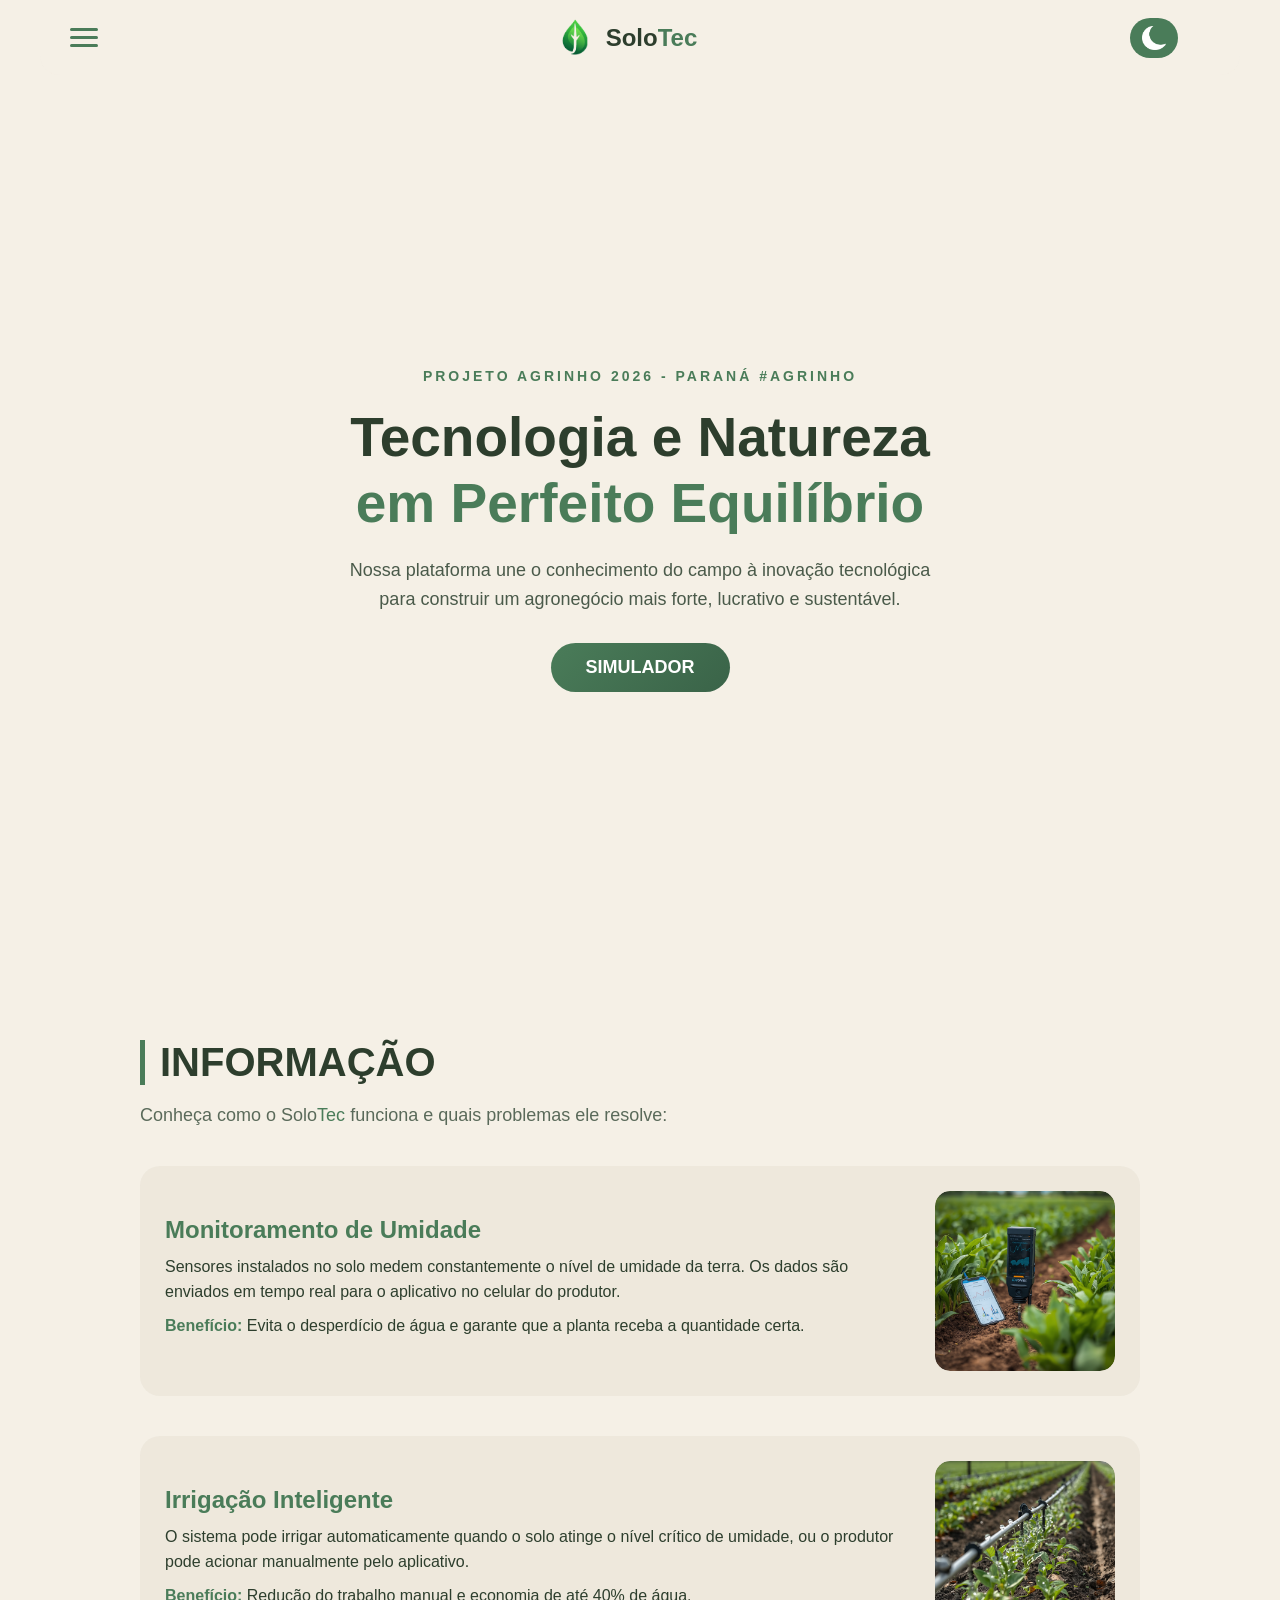
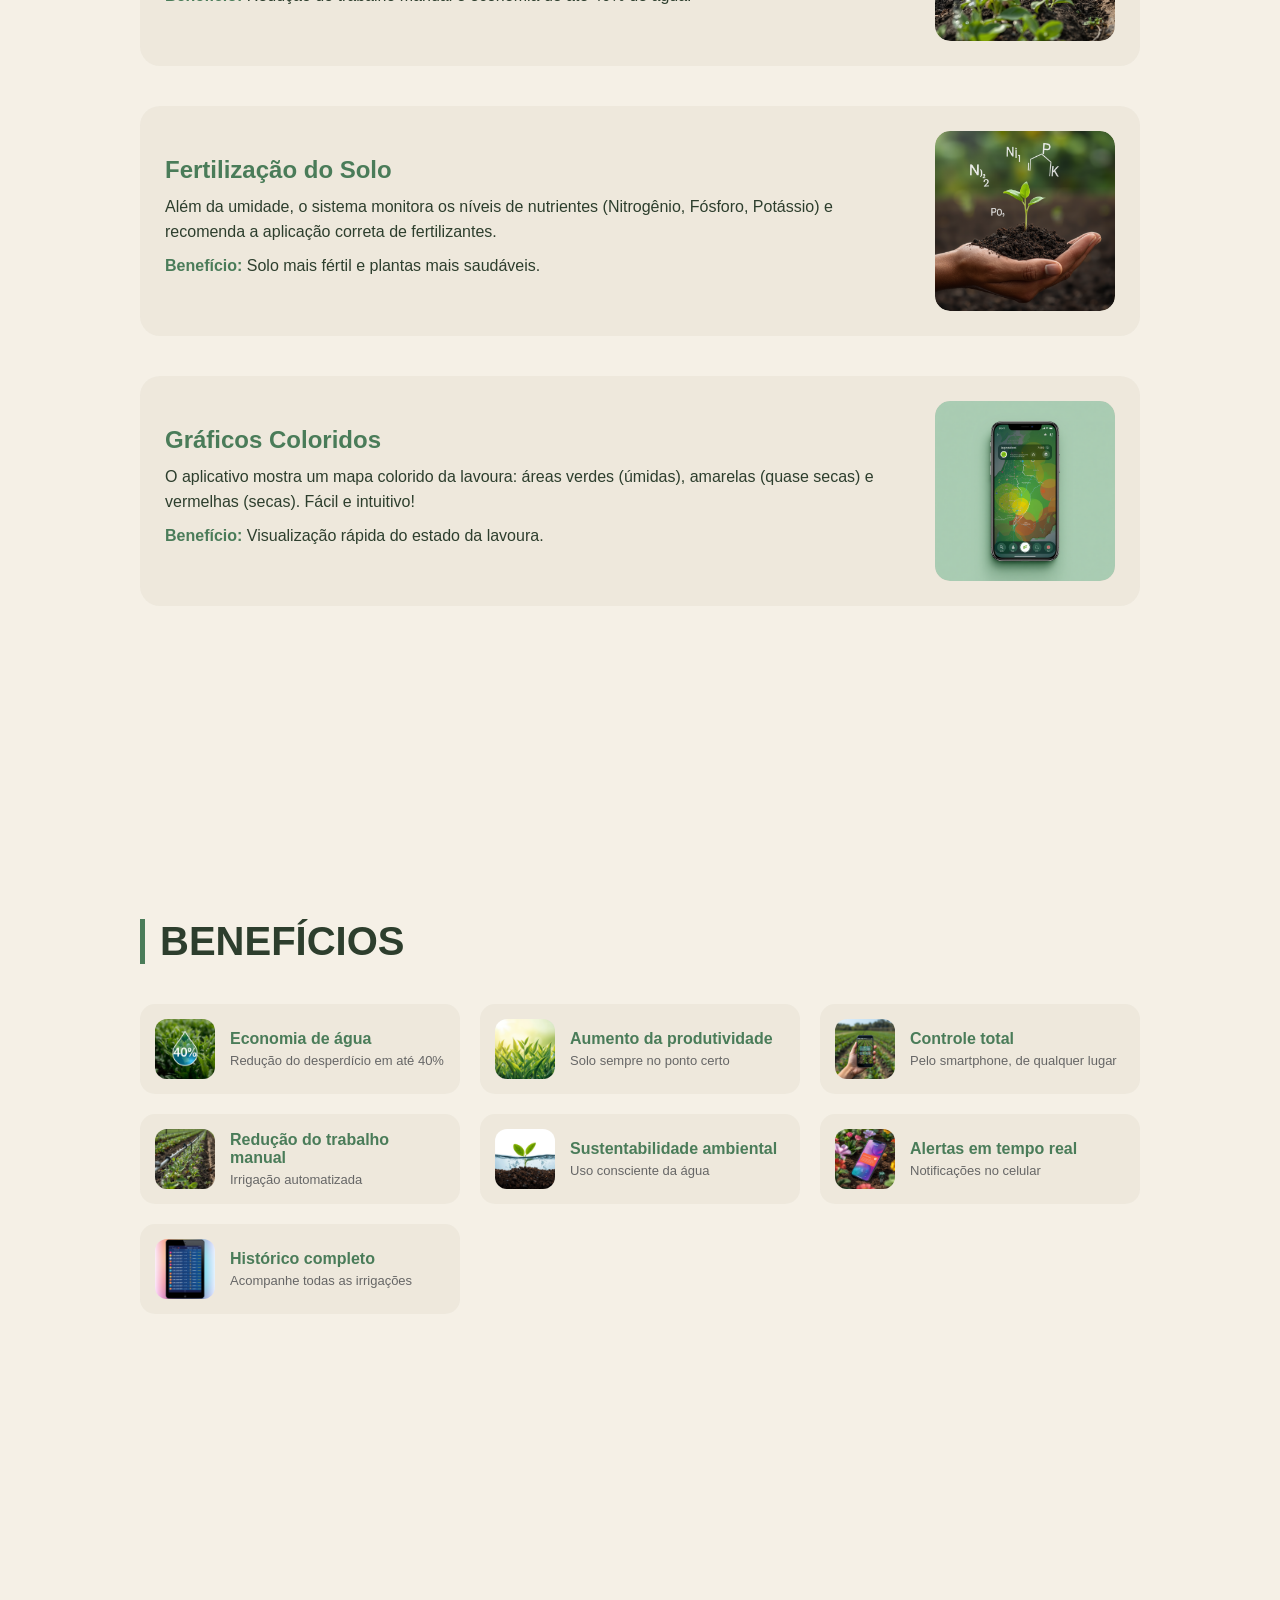
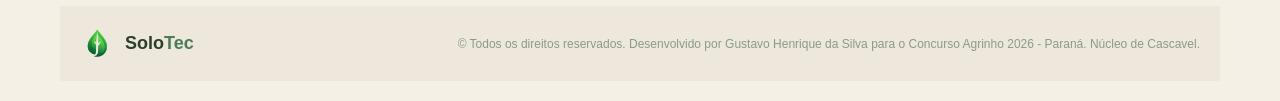
<file: index.html>
<!DOCTYPE html>
<html lang="pt-br" id="htmlRoot">
<head>
    <meta charset="UTF-8">
    <meta name="viewport" content="width=device-width, initial-scale=1.0">
    <title>SoloTec – Tecnologia e Natureza | Concurso Agrinho 2026</title>
    <link rel="stylesheet" href="style.css">
</head>
<body>

    <div class="container">
        
        <div class="topo">
            <div class="menu-esquerda">
                <div class="sanduiche" id="btnSanduiche">
                    <span></span>
                    <span></span>
                    <span></span>
                </div>
                <div class="dropdown-menu" id="dropdownMenu">
                    <a href="#projeto" class="dropdown-link">PROJETO</a>
                    <a href="#informacao" class="dropdown-link">INFORMAÇÃO</a>
                    <a href="#beneficios" class="dropdown-link">BENEFÍCIOS</a>
                </div>
            </div>

            <div class="logo-central">
                <img src="imagens/Logo para SoloTec com Destaque em 'Tec'.png" alt="SoloTec Símbolo" class="logo-simbolo">
                <h1 class="logo-texto">Solo<span class="destaque">Tec</span></h1>
            </div>

            <div class="tema-direita">
                <button id="btnTema" class="btn-tema">
                    <img src="imagens/Lua.jpg" alt="Tema escuro" id="imgTemaBtn" class="img-tema-btn">
                </button>
            </div>
        </div>

        <section id="projeto" class="secao projeto">
            <p class="tag">PROJETO AGRINHO 2026 - PARANÁ #AGRINHO</p>
            <h2 class="titulo-principal">Tecnologia e Natureza<br><span class="destaque">em Perfeito Equilíbrio</span></h2>
            <p class="descricao">Nossa plataforma une o conhecimento do campo à inovação tecnológica para construir um agronegócio mais forte, lucrativo e sustentável.</p>
            <button id="btnSimulador" class="btn-simulador">SIMULADOR</button>
        </section>

        <section id="informacao" class="secao informacao">
            <h2 class="titulo-secao">INFORMAÇÃO</h2>
            <p class="intro-informacao">Conheça como o Solo<span class="destaque">Tec</span> funciona e quais problemas ele resolve:</p>
            
            <div class="info-grid">
                
                <div class="info-item">
                    <div class="info-texto">
                        <h3>Monitoramento de Umidade</h3>
                        <p>Sensores instalados no solo medem constantemente o nível de umidade da terra. Os dados são enviados em tempo real para o aplicativo no celular do produtor.</p>
                        <p><strong>Benefício:</strong> Evita o desperdício de água e garante que a planta receba a quantidade certa.</p>
                    </div>
                    <div class="info-imagem">
                        <img src="imagens/Monitoramento de Umidade.jpg" alt="Sensor de Umidade" class="info-img" onerror="this.src='https://placehold.co/200x200?text=Imagem+1'">
                    </div>
                </div>
                
                <div class="info-item">
                    <div class="info-texto">
                        <h3>Irrigação Inteligente</h3>
                        <p>O sistema pode irrigar automaticamente quando o solo atinge o nível crítico de umidade, ou o produtor pode acionar manualmente pelo aplicativo.</p>
                        <p><strong>Benefício:</strong> Redução do trabalho manual e economia de até 40% de água.</p>
                    </div>
                    <div class="info-imagem">
                        <img src="imagens/Irrigação Inteligente.jpg" alt="Sistema de Irrigação" class="info-img" onerror="this.src='https://placehold.co/200x200?text=Imagem+2'">
                    </div>
                </div>

                <div class="info-item">
                    <div class="info-texto">
                        <h3>Fertilização do Solo</h3>
                        <p>Além da umidade, o sistema monitora os níveis de nutrientes (Nitrogênio, Fósforo, Potássio) e recomenda a aplicação correta de fertilizantes.</p>
                        <p><strong>Benefício:</strong> Solo mais fértil e plantas mais saudáveis.</p>
                    </div>
                    <div class="info-imagem">
                        <img src="imagens/Fertilização do Solo.jpg" alt="Fertilização do Solo" class="info-img" onerror="this.src='https://placehold.co/200x200?text=Imagem+3'">
                    </div>
                </div>
                
                <div class="info-item">
                    <div class="info-texto">
                        <h3>Gráficos Coloridos</h3>
                        <p>O aplicativo mostra um mapa colorido da lavoura: áreas verdes (úmidas), amarelas (quase secas) e vermelhas (secas). Fácil e intuitivo!</p>
                        <p><strong>Benefício:</strong> Visualização rápida do estado da lavoura.</p>
                    </div>
                    <div class="info-imagem">
                        <img src="imagens/Gráficos Coloridos.jpg" alt="Gráficos de Umidade" class="info-img" onerror="this.src='https://placehold.co/200x200?text=Imagem+4'">
                    </div>
                </div>
                
            </div>
        </section>

        <section id="beneficios" class="secao beneficios">
            <h2 class="titulo-secao">BENEFÍCIOS</h2>
            <div class="beneficios-grid">
                
                <div class="beneficio-card">
                    <div class="beneficio-imagem">
                        <img id="imgEconomia" src="imagens/economia.jpg" alt="Economia de água" class="beneficio-img" onerror="this.src='https://placehold.co/60x60?text=Imagem'">
                    </div>
                    <div class="beneficio-texto">
                        <h3>Economia de água</h3>
                        <p>Redução do desperdício em até 40%</p>
                    </div>
                </div>
                
                <div class="beneficio-card">
                    <div class="beneficio-imagem">
                        <img id="imgProdutividade" src="imagens/Produtividade.jpg" alt="Aumento da produtividade" class="beneficio-img" onerror="this.src='https://placehold.co/60x60?text=Imagem'">
                    </div>
                    <div class="beneficio-texto">
                        <h3>Aumento da produtividade</h3>
                        <p>Solo sempre no ponto certo</p>
                    </div>
                </div>
                
                <div class="beneficio-card">
                    <div class="beneficio-imagem">
                        <img id="imgControle" src="imagens/controlepelocelular.jpg" alt="Controle pelo smartphone" class="beneficio-img" onerror="this.src='https://placehold.co/60x60?text=Imagem'">
                    </div>
                    <div class="beneficio-texto">
                        <h3>Controle total</h3>
                        <p>Pelo smartphone, de qualquer lugar</p>
                    </div>
                </div>
                
                <div class="beneficio-card">
                    <div class="beneficio-imagem">
                        <img id="imgAutomacao" src="imagens/Irrigação Inteligente.jpg" alt="Irrigação automatizada" class="beneficio-img" onerror="this.src='https://placehold.co/60x60?text=Imagem'">
                    </div>
                    <div class="beneficio-texto">
                        <h3>Redução do trabalho manual</h3>
                        <p>Irrigação automatizada</p>
                    </div>
                </div>
                
                <div class="beneficio-card">
                    <div class="beneficio-imagem">
                        <img id="imgSustentabilidade" src="imagens/Sustentabilidade ambiental.jpg" alt="Sustentabilidade ambiental" class="beneficio-img" onerror="this.src='https://placehold.co/60x60?text=Imagem'">
                    </div>
                    <div class="beneficio-texto">
                        <h3>Sustentabilidade ambiental</h3>
                        <p>Uso consciente da água</p>
                    </div>
                </div>
                
                <div class="beneficio-card">
                    <div class="beneficio-imagem">
                        <img id="imgAlertas" src="imagens/Temporeal.jpg" alt="Alertas em tempo real" class="beneficio-img" onerror="this.src='https://placehold.co/60x60?text=Imagem'">
                    </div>
                    <div class="beneficio-texto">
                        <h3>Alertas em tempo real</h3>
                        <p>Notificações no celular</p>
                    </div>
                </div>
                
                <div class="beneficio-card">
                    <div class="beneficio-imagem">
                        <img id="imgHistorico" src="imagens/Historico.jpg" alt="Histórico completo" class="beneficio-img" onerror="this.src='https://placehold.co/60x60?text=Imagem'">
                    </div>
                    <div class="beneficio-texto">
                        <h3>Histórico completo</h3>
                        <p>Acompanhe todas as irrigações</p>
                    </div>
                </div>
                
            </div>
        </section>

        <footer class="rodape">
            <div class="rodape-container">
                <div class="rodape-esquerda">
                    <img src="imagens/Logo para SoloTec com Destaque em 'Tec'.png" alt="SoloTec Logo" class="rodape-logo">
                    <p>Solo<span class="destaque">Tec</span></p>
                </div>
                <div class="rodape-direita">
                    <p>© Todos os direitos reservados. Desenvolvido por Gustavo Henrique da Silva para o Concurso Agrinho 2026 - Paraná. Núcleo de Cascavel.</p>
                </div>
            </div>
        </footer>

    </div>
    
    <div id="formModal" class="modal">
        <div class="modal-content">
            <div class="modal-header">
                <h2>Simulador de Sustentabilidade</h2>
                <button class="modal-fechar" id="fecharModal">&times;</button>
            </div>
            <div class="modal-body">
                <form id="formSustentabilidade">
                    <div class="form-group">
                        <label>Seu nome:</label>
                        <input type="text" id="nome" required placeholder="Digite seu nome">
                    </div>
                    <div class="form-group">
                        <label>Tamanho da área (hectares):</label>
                        <input type="number" id="area" required placeholder="Ex: 50">
                    </div>
                    <div class="form-group">
                        <label>Tipo de irrigação atual:</label>
                        <select id="irrigacao">
                            <option value="0">Nenhuma</option>
                            <option value="5">Irrigação manual</option>
                            <option value="10">Irrigação automatizada</option>
                            <option value="15">Irrigação inteligente (com sensores)</option>
                        </select>
                    </div>
                    <div class="form-group">
                        <label>Utiliza energia solar?</label>
                        <select id="solar">
                            <option value="0">Não</option>
                            <option value="10">Sim, parcialmente</option>
                            <option value="15">Sim, totalmente</option>
                        </select>
                    </div>
                    <div class="form-group">
                        <label>Utiliza drones para monitoramento?</label>
                        <select id="drone">
                            <option value="0">Não</option>
                            <option value="5">Pretendo comprar</option>
                            <option value="10">Sim, utilizo</option>
                        </select>
                    </div>
                    <div class="form-group">
                        <label>Faz rotação de cultura?</label>
                        <select id="rotacao">
                            <option value="0">Não</option>
                            <option value="5">Às vezes</option>
                            <option value="10">Sim, sempre</option>
                        </select>
                    </div>
                    <div class="form-group">
                        <label>Utiliza fertilizantes orgânicos?</label>
                        <select id="organico">
                            <option value="0">Não</option>
                            <option value="5">Uso misto</option>
                            <option value="10">Sim, apenas orgânicos</option>
                        </select>
                    </div>
                </form>
            </div>
            <div class="modal-footer">
                <button id="calcularBtn" class="btn-calcular">CALCULAR SUSTENTABILIDADE</button>
            </div>
        </div>
    </div>

    <div id="resultadoModal" class="modal">
        <div class="modal-content resultado">
            <div class="modal-header">
                <h2>Resultado da Análise</h2>
                <button class="modal-fechar" id="fecharResultado">&times;</button>
            </div>
            <div class="modal-body" id="resultadoBody"></div>
            <div class="modal-footer">
                <button id="fecharResultadoBtn" class="btn-fechar">FECHAR</button>
            </div>
        </div>
    </div>

    <!-- BOTÃO VOLTAR AO TOPO -->
    <button id="btnVoltarTopo" class="btn-voltar-topo" title="Voltar ao topo">↑</button>

    <script src="script.js"></script>
</body>
</html>
</file>
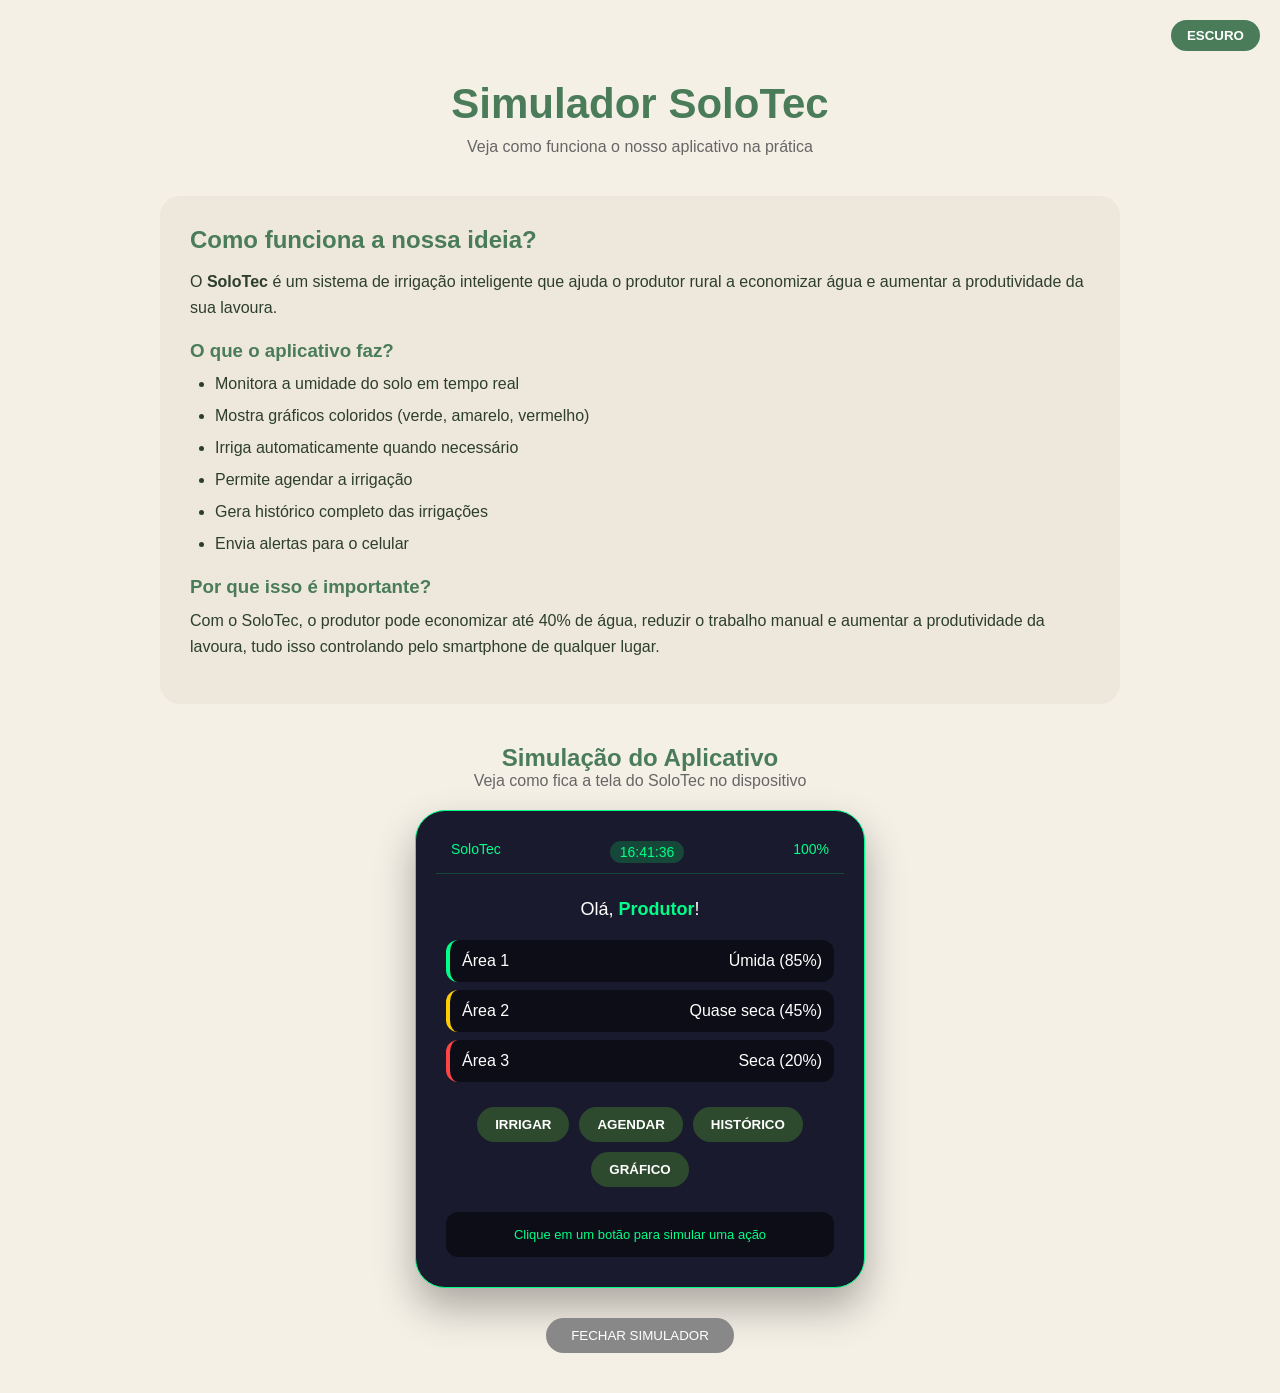
<file: simulador.html>
<!DOCTYPE html>
<html lang="pt-br">
<head>
    <meta charset="UTF-8">
    <meta name="viewport" content="width=device-width, initial-scale=1.0">
    <title>SoloTec – Simulador do Aplicativo</title>
    <link rel="stylesheet" href="simulador.css">
</head>
<body>

    <button class="btn-tema" id="btnTema">ESCURO</button>

    <div class="container">
        
        <div class="header">
            <h1>Simulador <span class="destaque">SoloTec</span></h1>
            <p>Veja como funciona o nosso aplicativo na prática</p>
        </div>

        <div class="explicacao">
            <h2>Como funciona a nossa ideia?</h2>
            <p>O <strong>SoloTec</strong> é um sistema de irrigação inteligente que ajuda o produtor rural a economizar água e aumentar a produtividade da sua lavoura.</p>
            
            <h3>O que o aplicativo faz?</h3>
            <ul>
                <li>Monitora a umidade do solo em tempo real</li>
                <li>Mostra gráficos coloridos (verde, amarelo, vermelho)</li>
                <li>Irriga automaticamente quando necessário</li>
                <li>Permite agendar a irrigação</li>
                <li>Gera histórico completo das irrigações</li>
                <li>Envia alertas para o celular</li>
            </ul>

            <h3>Por que isso é importante?</h3>
            <p>Com o Solo<span class="destaque">Tec</span>, o produtor pode economizar até 40% de água, reduzir o trabalho manual e aumentar a produtividade da lavoura, tudo isso controlando pelo smartphone de qualquer lugar.</p>
        </div>

        <div class="simulador-area">
            <div class="simulador-titulo">
                <h3>Simulação do Aplicativo</h3>
                <p>Veja como fica a tela do Solo<span class="destaque">Tec</span> no dispositivo</p>
            </div>

            <div class="tablet">
                <div class="tablet-header">
                    <span>Solo<span class="destaque">Tec</span></span>
                    <span class="horario" id="horarioReal">--:--:--</span>
                    <span>100%</span>
                </div>
                
                <div class="app-conteudo">
                    <div class="app-saudacao">
                        Olá, <span id="nomeUsuario">Produtor</span>!
                    </div>
                    
                    <div class="status-area">
                        <div class="status-item verde">
                            <span>Área 1</span>
                            <span>Úmida (85%)</span>
                        </div>
                        <div class="status-item amarelo">
                            <span>Área 2</span>
                            <span>Quase seca (45%)</span>
                        </div>
                        <div class="status-item vermelho">
                            <span>Área 3</span>
                            <span>Seca (20%)</span>
                        </div>
                    </div>
                    
                    <div class="botoes-app">
                        <button class="btn-app" id="btnIrrigar">IRRIGAR</button>
                        <button class="btn-app" id="btnAgendar">AGENDAR</button>
                        <button class="btn-app" id="btnHistorico">HISTÓRICO</button>
                        <button class="btn-app" id="btnGrafico">GRÁFICO</button>
                    </div>
                    
                    <div class="mensagem-app" id="mensagemApp">
                        Clique em um botão para simular uma ação
                    </div>
                </div>
            </div>
        </div>

        <button class="btn-voltar" onclick="window.close()">FECHAR SIMULADOR</button>

    </div>

    <script src="simulador.js"></script>
</body>
</html>
</file>
<file: style.css>
* {
    margin: 0;
    padding: 0;
    box-sizing: border-box;
}

body {
    font-family: 'Segoe UI', Tahoma, Geneva, Verdana, sans-serif;
    background-color: #F5F0E6;
    color: #2D3E2D;
    transition: all 0.3s ease;
}

body.tema-escuro {
    background-color: #1E2F1E;
    color: #C8E6C9;
}

body.tema-escuro .topo {
    background: rgba(30, 47, 30, 0.95);
}

body.tema-escuro .sanduiche span {
    background-color: #81C784;
}

body.tema-escuro .logo-texto {
    color: #E8F5E9;
}

body.tema-escuro .destaque {
    color: #81C784;
}

body.tema-escuro .btn-tema {
    background: #2E4A2E;
    color: #E8F5E9;
    border: 1px solid #558B2F;
}

body.tema-escuro .tag {
    color: #81C784;
}

body.tema-escuro .titulo-principal {
    color: #E8F5E9;
}

body.tema-escuro .descricao {
    color: #B8C9B8;
}

body.tema-escuro .btn-simulador {
    background: linear-gradient(135deg, #2E4A2E, #3A5C3A);
    color: #E8F5E9;
}

body.tema-escuro .titulo-secao {
    color: #81C784;
    border-left-color: #558B2F;
}

body.tema-escuro .intro-informacao {
    color: #B8C9B8;
}

body.tema-escuro .info-item {
    background: rgba(46, 74, 46, 0.4);
}

body.tema-escuro .info-texto h3 {
    color: #81C784;
}

body.tema-escuro .info-texto strong {
    color: #A5D6A7;
}

body.tema-escuro .lista-beneficios li {
    background: rgba(46, 74, 46, 0.4);
    color: #C8E6C9;
}

body.tema-escuro .lista-beneficios li:hover {
    background: rgba(46, 74, 46, 0.6);
}

body.tema-escuro .rodape {
    background: rgba(46, 74, 46, 0.3);
}

body.tema-escuro .rodape-esquerda p {
    color: #E8F5E9;
}

body.tema-escuro .rodape-direita p {
    color: #8BAC8A;
}

body.tema-escuro .dropdown-menu {
    background: rgba(30, 47, 30, 0.95);
    border-color: rgba(129, 199, 132, 0.3);
}

body.tema-escuro .dropdown-link {
    color: #C8E6C9;
}

body.tema-escuro .dropdown-link:hover {
    background: rgba(129, 199, 132, 0.2);
}

body.tema-escuro .modal-content {
    background: #1E2F1E;
    color: #C8E6C9;
}

body.tema-escuro .modal-header h2 {
    color: #81C784;
}

body.tema-escuro .form-group label {
    color: #C8E6C9;
}

body.tema-escuro .form-group input,
body.tema-escuro .form-group select {
    background: #2E4A2E;
    border-color: #558B2F;
    color: white;
}

body.tema-escuro .placeholder-img {
    background: rgba(46, 74, 46, 0.3);
    border-color: #558B2F;
}

body.tema-escuro .placeholder-img p {
    color: #A5D6A7;
}

html {
    scroll-behavior: smooth;
}

.container {
    max-width: 1200px;
    margin: 0 auto;
    padding: 20px;
    padding-top: 80px;
}

.topo {
    display: flex;
    justify-content: space-between;
    align-items: center;
    padding: 15px 30px;
    position: fixed;
    top: 0;
    left: 50%;
    transform: translateX(-50%);
    width: 100%;
    max-width: 1200px;
    background: rgba(245, 240, 230, 0.95);
    backdrop-filter: blur(10px);
    z-index: 100;
    border-radius: 0 0 20px 20px;
}

.menu-esquerda {
    position: relative;
    width: 50px;
}

.sanduiche {
    display: flex;
    flex-direction: column;
    gap: 5px;
    cursor: pointer;
}

.sanduiche span {
    width: 28px;
    height: 3px;
    background-color: #4A7C59;
    border-radius: 3px;
    transition: 0.3s;
}

.dropdown-menu {
    position: absolute;
    top: 40px;
    left: 0;
    background: rgba(255, 255, 255, 0.95);
    backdrop-filter: blur(10px);
    border-radius: 15px;
    padding: 10px 0;
    min-width: 160px;
    display: none;
    flex-direction: column;
    z-index: 200;
    box-shadow: 0 5px 20px rgba(0,0,0,0.1);
    border: 1px solid rgba(100, 80, 50, 0.2);
}

.dropdown-menu.show {
    display: flex;
}

.dropdown-link {
    padding: 10px 20px;
    text-decoration: none;
    color: #2D3E2D;
    font-weight: bold;
    transition: all 0.3s;
    font-size: 14px;
}

.dropdown-link:hover {
    background: rgba(100, 80, 50, 0.1);
    padding-left: 25px;
}

.logo-central {
    display: flex;
    align-items: center;
    justify-content: center;
    gap: 8px;
}

.logo-simbolo {
    height: 45px;
    width: auto;
    display: block;
}

.logo-texto {
    font-size: 24px;
    color: #2D3E2D;
    margin: 0;
}

.destaque {
    color: #4A7C59;
}

.tema-direita {
    width: 80px;
    text-align: right;
}

.btn-tema {
    background: #4A7C59;
    border: none;
    padding: 8px 16px;
    border-radius: 30px;
    color: white;
    cursor: pointer;
    font-weight: bold;
    transition: 0.3s;
}

.btn-tema:hover {
    transform: scale(1.05);
}

.secao {
    min-height: 100vh;
    display: flex;
    flex-direction: column;
    justify-content: center;
    align-items: center;
    padding: 60px 20px;
}

.projeto {
    text-align: center;
}

.tag {
    font-size: 14px;
    letter-spacing: 3px;
    color: #4A7C59;
    margin-bottom: 20px;
    font-weight: bold;
}

.titulo-principal {
    font-size: 55px;
    line-height: 1.2;
    margin-bottom: 20px;
    color: #2D3E2D;
}

.descricao {
    font-size: 18px;
    max-width: 600px;
    margin: 0 auto 30px;
    line-height: 1.6;
    color: #4a5a4a;
}

.btn-simulador {
    background: linear-gradient(135deg, #4A7C59, #3a6348);
    border: none;
    padding: 14px 35px;
    font-size: 18px;
    font-weight: bold;
    color: white;
    border-radius: 50px;
    cursor: pointer;
    transition: 0.3s;
}

.btn-simulador:hover {
    transform: scale(1.05);
}

.titulo-secao {
    font-size: 40px;
    color: #2D3E2D;
    margin-bottom: 20px;
    border-left: 5px solid #4A7C59;
    padding-left: 15px;
    text-align: left;
    width: 100%;
    max-width: 1000px;
}

.intro-informacao {
    margin-bottom: 40px;
    font-size: 18px;
    color: #5a6a5a;
    text-align: left;
    width: 100%;
    max-width: 1000px;
}

.info-grid {
    display: flex;
    flex-direction: column;
    gap: 40px;
    width: 100%;
    max-width: 1000px;
}

.info-item {
    display: flex;
    gap: 30px;
    align-items: center;
    background: rgba(100, 80, 50, 0.05);
    padding: 25px;
    border-radius: 20px;
}

.info-texto {
    flex: 1;
}

.info-texto h3 {
    color: #4A7C59;
    margin-bottom: 10px;
    font-size: 24px;
}

.info-texto p {
    line-height: 1.6;
    margin-bottom: 8px;
}

.info-texto strong {
    color: #4A7C59;
}

.info-imagem {
    flex: 0 0 180px;
    width: 180px;
    height: 180px;
    border-radius: 15px;
    overflow: hidden;
    display: flex;
    align-items: center;
    justify-content: center;
    background: rgba(100, 80, 50, 0.1);
}

.info-img {
    width: 100%;
    height: 100%;
    object-fit: cover;
    object-position: center;
    display: block;
    border-radius: 15px;
}

.placeholder-img {
    background: rgba(100, 80, 50, 0.1);
    border: 2px dashed #4A7C59;
    border-radius: 15px;
    width: 100%;
    height: 100%;
    display: flex;
    flex-direction: column;
    justify-content: center;
    align-items: center;
    text-align: center;
}

.placeholder-img span {
    font-size: 45px;
    margin-bottom: 10px;
}

.placeholder-img p {
    font-size: 12px;
    color: #8a9a8a;
}

.lista-beneficios {
    list-style: none;
    padding: 0;
    width: 100%;
    max-width: 1000px;
}

.lista-beneficios li {
    background: rgba(100, 80, 50, 0.05);
    margin: 15px 0;
    padding: 18px 25px;
    border-radius: 15px;
    font-size: 18px;
    font-weight: bold;
    display: flex;
    align-items: center;
    transition: 0.3s;
}

.lista-beneficios li:hover {
    transform: translateX(10px);
    background: rgba(100, 80, 50, 0.1);
}

.lista-beneficios li span {
    font-size: 28px;
    margin-right: 15px;
}

.rodape {
    background: rgba(100, 80, 50, 0.05);
    padding: 20px 0;
    margin-top: 40px;
}

.rodape-container {
    max-width: 1200px;
    margin: 0 auto;
    padding: 0 20px;
    display: flex;
    justify-content: space-between;
    align-items: center;
    flex-wrap: wrap;
    gap: 15px;
}

.rodape-esquerda {
    display: flex;
    align-items: center;
    gap: 10px;
}

.rodape-logo {
    height: 35px;
    width: auto;
    display: block;
}

.rodape-esquerda p {
    font-size: 18px;
    font-weight: bold;
    color: #2D3E2D;
    margin: 0;
}

.rodape-esquerda .destaque {
    color: #4A7C59;
}

.rodape-direita p {
    font-size: 12px;
    color: #8a9a8a;
    margin: 0;
    text-align: right;
}

body.tema-escuro .rodape-logo {
    filter: brightness(0) invert(1);
}

.modal {
    display: none;
    position: fixed;
    top: 0;
    left: 0;
    width: 100%;
    height: 100%;
    background: rgba(0, 0, 0, 0.8);
    z-index: 1000;
    justify-content: center;
    align-items: center;
}

.modal-content {
    background: #F5F0E6;
    border-radius: 20px;
    max-width: 500px;
    width: 90%;
    max-height: 85vh;
    overflow-y: auto;
}

.modal-header {
    display: flex;
    justify-content: space-between;
    align-items: center;
    padding: 20px;
    border-bottom: 1px solid rgba(0,0,0,0.1);
}

.modal-header h2 {
    margin: 0;
    color: #4A7C59;
}

.modal-fechar {
    background: none;
    border: none;
    font-size: 28px;
    cursor: pointer;
    color: #888;
}

.modal-body {
    padding: 20px;
}

.form-group {
    margin-bottom: 20px;
}

.form-group label {
    display: block;
    margin-bottom: 8px;
    font-weight: bold;
    color: #2D3E2D;
}

.form-group input,
.form-group select {
    width: 100%;
    padding: 10px;
    border: 1px solid #ddd;
    border-radius: 10px;
    background: white;
    font-size: 16px;
}

.modal-footer {
    padding: 20px;
    border-top: 1px solid rgba(0,0,0,0.1);
    text-align: center;
}

.btn-calcular {
    background: linear-gradient(135deg, #4A7C59, #3a6348);
    border: none;
    padding: 12px 25px;
    border-radius: 30px;
    color: white;
    font-weight: bold;
    cursor: pointer;
    font-size: 16px;
}

.btn-calcular:hover {
    transform: scale(1.02);
}

.btn-fechar {
    background: #888;
    border: none;
    padding: 10px 25px;
    border-radius: 30px;
    color: white;
    cursor: pointer;
}

.resultado {
    text-align: center;
}

.nota-sustentabilidade {
    font-size: 60px;
    font-weight: bold;
    color: #4A7C59;
    margin: 20px 0;
}

.recomendacoes {
    text-align: left;
    margin-top: 20px;
    padding: 15px;
    background: rgba(0,0,0,0.05);
    border-radius: 15px;
}

.recomendacoes ul {
    margin-top: 10px;
    padding-left: 20px;
}

.btn-conhecer-app {
    background: linear-gradient(135deg, #4A7C59, #3a6348);
    border: none;
    padding: 14px 25px;
    border-radius: 50px;
    color: white;
    font-weight: bold;
    cursor: pointer;
    font-size: 16px;
    margin-top: 25px;
    width: 100%;
    transition: 0.3s;
}

.btn-conhecer-app:hover {
    transform: scale(1.02);
    box-shadow: 0 0 15px rgba(74, 124, 89, 0.5);
}

body.tema-escuro .btn-conhecer-app {
    background: linear-gradient(135deg, #2E4A2E, #3A5C3A);
    color: #E8F5E9;
}

@media (max-width: 768px) {
    .titulo-principal {
        font-size: 32px;
    }
    
    .titulo-secao {
        font-size: 28px;
    }
    
    .info-item {
        flex-direction: column;
        text-align: center;
    }
    
    .info-imagem {
        flex: auto;
        width: 150px;
        height: 150px;
        margin: 0 auto;
    }
    
    .topo {
        padding: 12px 20px;
    }
    
    .logo-texto {
        font-size: 18px;
    }
    
    .logo-simbolo {
        height: 35px;
    }
    
    .container {
        padding-top: 70px;
    }
    
    .rodape-container {
        flex-direction: column;
        text-align: center;
    }
    
    .rodape-direita p {
        text-align: center;
    }
    
    .rodape-esquerda {
        justify-content: center;
    }
    
    .tema-direita {
        width: 70px;
    }
    
    .btn-tema {
        padding: 6px 12px;
        font-size: 12px;
    }
}
.beneficios-grid {
    display: grid;
    grid-template-columns: repeat(auto-fit, minmax(280px, 1fr));
    gap: 20px;
    width: 100%;
    max-width: 1000px;
    margin-top: 20px;
}

.beneficio-card {
    display: flex;
    align-items: center;
    gap: 15px;
    background: rgba(100, 80, 50, 0.05);
    padding: 15px;
    border-radius: 15px;
    transition: all 0.3s ease;
}

.beneficio-card:hover {
    transform: translateX(5px);
    background: rgba(100, 80, 50, 0.1);
}

.beneficio-imagem {
    flex-shrink: 0;
    width: 60px;
    height: 60px;
}

.beneficio-img {
    width: 100%;
    height: 100%;
    object-fit: cover;
    border-radius: 12px;
}

.beneficio-texto {
    flex: 1;
}

.beneficio-texto h3 {
    font-size: 16px;
    color: #4A7C59;
    margin-bottom: 5px;
}

.beneficio-texto p {
    font-size: 13px;
    color: #666;
    margin: 0;
}

body.tema-escuro .beneficio-card {
    background: rgba(46, 74, 46, 0.4);
}

body.tema-escuro .beneficio-card:hover {
    background: rgba(46, 74, 46, 0.6);
}

body.tema-escuro .beneficio-texto h3 {
    color: #81C784;
}

body.tema-escuro .beneficio-texto p {
    color: #aaa;
}

@media (max-width: 600px) {
    .beneficios-grid {
        grid-template-columns: 1fr;
    }
}

/* BOTÃO VOLTAR AO TOPO */
.btn-voltar-topo {
    position: fixed;
    bottom: 30px;
    right: 30px;
    width: 50px;
    height: 50px;
    background: #4A7C59;
    color: white;
    border: none;
    border-radius: 50%;
    font-size: 24px;
    font-weight: bold;
    cursor: pointer;
    opacity: 0;
    visibility: hidden;
    transition: all 0.3s ease;
    box-shadow: 0 2px 10px rgba(0,0,0,0.2);
    z-index: 999;
}

.btn-voltar-topo:hover {
    background: #2E4A2E;
    transform: scale(1.05);
}

.btn-voltar-topo.show {
    opacity: 1;
    visibility: visible;
}

body.tema-escuro .btn-voltar-topo {
    background: #2E4A2E;
    border: 1px solid #558B2F;
}

body.tema-escuro .btn-voltar-topo:hover {
    background: #3A5C3A;
}

/* BOTÃO TEMA COM ÍCONES */
.btn-tema {
    background: #4A7C59;
    border: none;
    padding: 8px 12px;
    border-radius: 30px;
    cursor: pointer;
    transition: 0.3s;
    display: flex;
    align-items: center;
    justify-content: center;
}

.btn-tema:hover {
    transform: scale(1.05);
}

.img-tema-btn {
    width: 24px;
    height: 24px;
    display: block;
}

body.tema-escuro .btn-tema {
    background: #2E4A2E;
    border: 1px solid #558B2F;
}
</file>
<file: simulador.css>
* {
    margin: 0;
    padding: 0;
    box-sizing: border-box;
}

body {
    font-family: 'Segoe UI', Tahoma, Geneva, Verdana, sans-serif;
    background: #F5F0E6;
    color: #2D3E2D;
    transition: all 0.3s ease;
}

body.tema-escuro {
    background: #1E2F1E;
    color: #C8E6C9;
}

.container {
    max-width: 1000px;
    margin: 0 auto;
    padding: 80px 20px 40px;
}

.header {
    text-align: center;
    margin-bottom: 40px;
}

.header h1 {
    font-size: 42px;
    color: #4A7C59;
}

.header .destaque {
    color: #4A7C59;
}

body.tema-escuro .header h1 {
    color: #81C784;
}

.header p {
    color: #666;
    margin-top: 10px;
}

body.tema-escuro .header p {
    color: #aaa;
}

.explicacao {
    background: rgba(100, 80, 50, 0.05);
    border-radius: 20px;
    padding: 30px;
    margin-bottom: 40px;
}

body.tema-escuro .explicacao {
    background: rgba(46, 74, 46, 0.4);
}

.explicacao h2 {
    color: #4A7C59;
    margin-bottom: 15px;
}

body.tema-escuro .explicacao h2 {
    color: #81C784;
}

.explicacao h3 {
    color: #4A7C59;
    margin: 20px 0 10px 0;
}

body.tema-escuro .explicacao h3 {
    color: #81C784;
}

.explicacao p {
    line-height: 1.6;
    margin-bottom: 15px;
}

.explicacao ul {
    margin-left: 25px;
    margin-bottom: 15px;
}

.explicacao li {
    margin: 8px 0;
    line-height: 1.5;
}

.simulador-area {
    text-align: center;
    margin-bottom: 30px;
}

.simulador-titulo {
    margin-bottom: 20px;
}

.simulador-titulo h3 {
    color: #4A7C59;
    font-size: 24px;
}

body.tema-escuro .simulador-titulo h3 {
    color: #81C784;
}

.simulador-titulo p {
    color: #666;
}

body.tema-escuro .simulador-titulo p {
    color: #aaa;
}

.tablet {
    background: #1a1a2e;
    border-radius: 30px;
    padding: 20px;
    box-shadow: 0 20px 40px rgba(0,0,0,0.3);
    border: 1px solid #00ff88;
    max-width: 450px;
    margin: 0 auto;
}

body.tema-escuro .tablet {
    background: #0a1a0a;
}

.tablet-header {
    display: flex;
    justify-content: space-between;
    padding: 10px 15px;
    color: #00ff88;
    font-size: 14px;
    border-bottom: 1px solid rgba(0, 255, 100, 0.2);
    margin-bottom: 15px;
}

.tablet-header .destaque {
    color: #00ff88;
}

.horario {
    background: rgba(0, 255, 100, 0.2);
    padding: 3px 10px;
    border-radius: 15px;
}

.app-conteudo {
    padding: 10px;
}

.app-saudacao {
    text-align: center;
    margin-bottom: 20px;
    font-size: 18px;
    color: white;
}

.app-saudacao span {
    color: #00ff88;
    font-weight: bold;
}

.status-area {
    margin: 20px 0;
}

.status-item {
    background: rgba(0, 0, 0, 0.5);
    padding: 12px;
    margin: 8px 0;
    border-radius: 12px;
    display: flex;
    justify-content: space-between;
    color: white;
}

.status-item.verde { border-left: 4px solid #00ff88; }
.status-item.amarelo { border-left: 4px solid #ffcc00; }
.status-item.vermelho { border-left: 4px solid #ff4444; }

.botoes-app {
    display: flex;
    justify-content: center;
    gap: 10px;
    margin: 25px 0;
    flex-wrap: wrap;
}

.btn-app {
    background: #2E4A2E;
    border: none;
    padding: 10px 18px;
    border-radius: 30px;
    color: white;
    font-weight: bold;
    cursor: pointer;
    transition: 0.3s;
}

.btn-app:hover {
    background: #4A6E4A;
    transform: scale(1.02);
}

.mensagem-app {
    background: rgba(0, 0, 0, 0.5);
    border-radius: 12px;
    padding: 15px;
    text-align: center;
    color: #00ff88;
    font-size: 13px;
    margin-top: 15px;
}

.btn-tema {
    position: fixed;
    top: 20px;
    right: 20px;
    background: #4A7C59;
    border: none;
    padding: 8px 16px;
    border-radius: 30px;
    color: white;
    cursor: pointer;
    font-weight: bold;
    z-index: 100;
}

body.tema-escuro .btn-tema {
    background: #2E4A2E;
    border: 1px solid #558B2F;
}

.btn-voltar {
    background: #888;
    border: none;
    padding: 10px 25px;
    border-radius: 30px;
    color: white;
    cursor: pointer;
    margin-top: 30px;
    display: block;
    margin-left: auto;
    margin-right: auto;
}

.btn-voltar:hover {
    background: #666;
}

@media (max-width: 600px) {
    .container {
        padding: 60px 15px 30px;
    }
    .tablet {
        max-width: 100%;
    }
    .btn-app {
        padding: 8px 12px;
        font-size: 12px;
    }
    .header h1 {
        font-size: 32px;
    }
    .explicacao {
        padding: 20px;
    }
}
</file>
